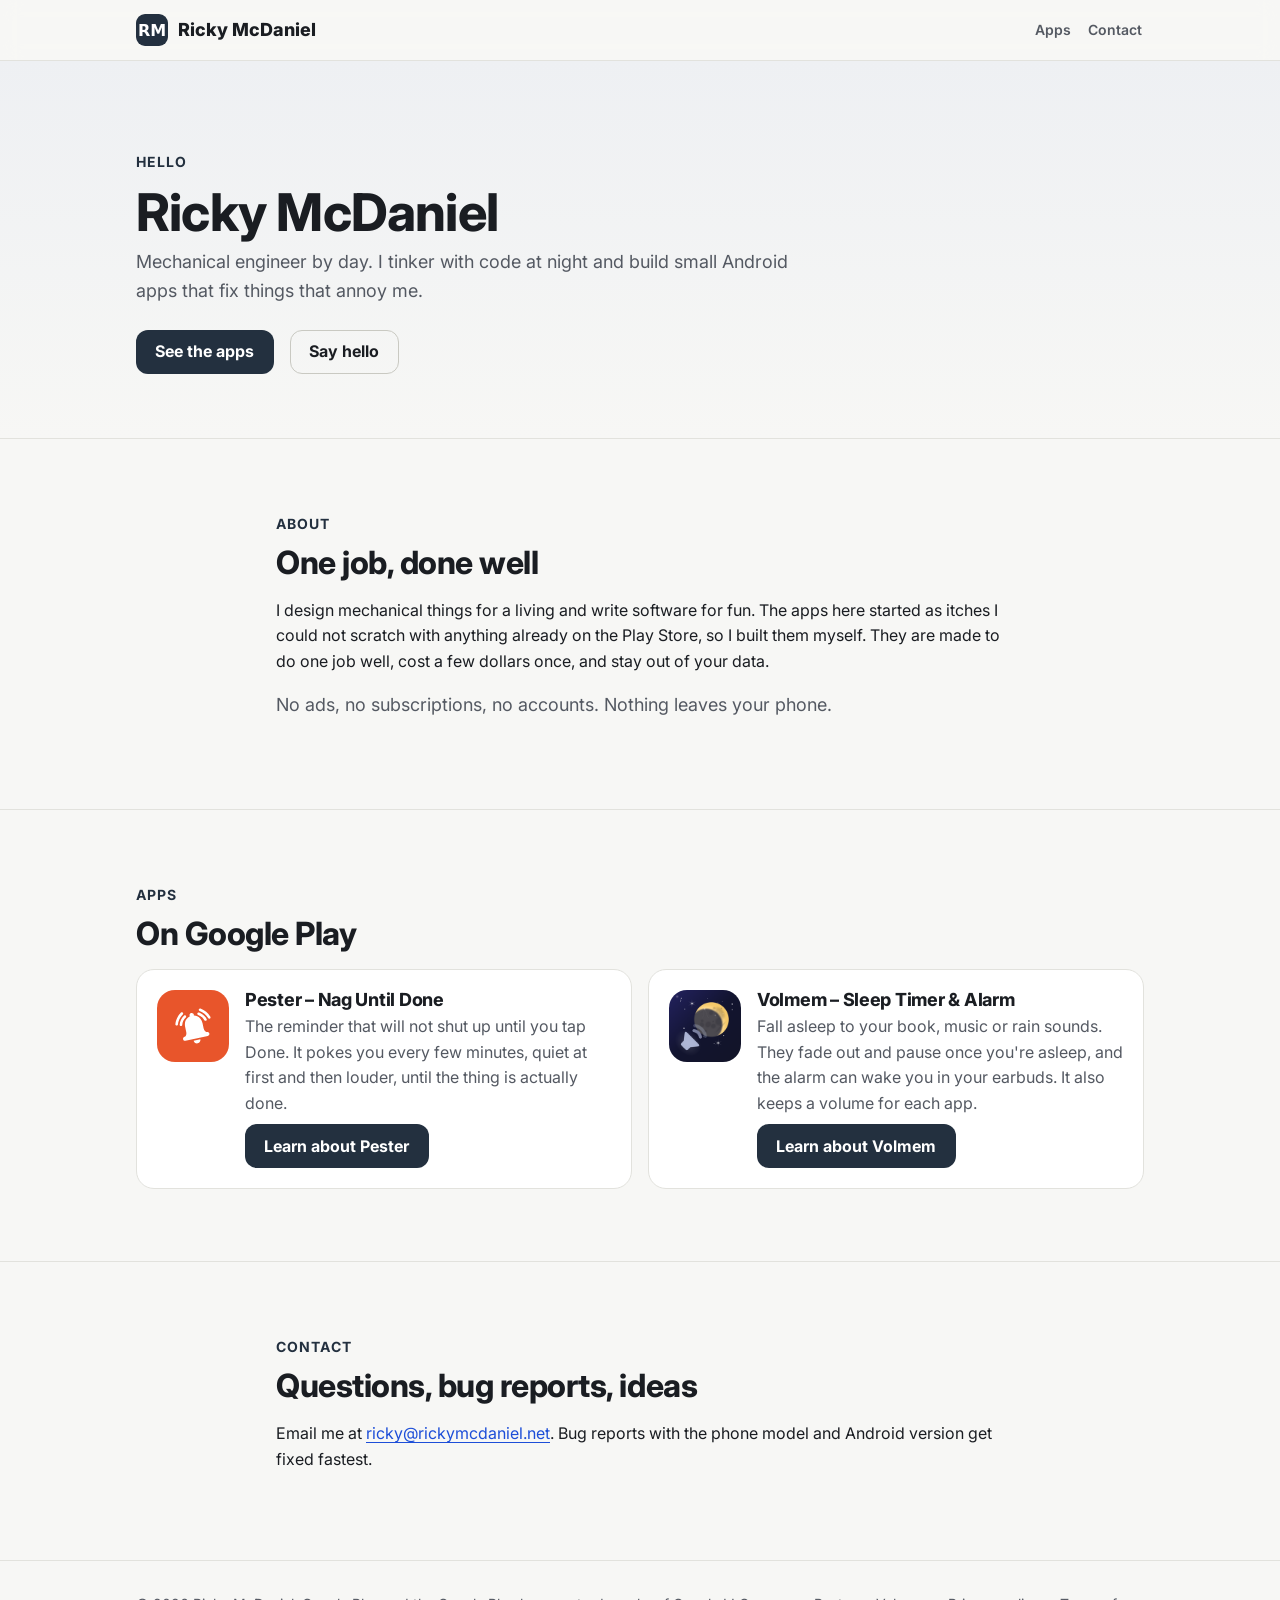
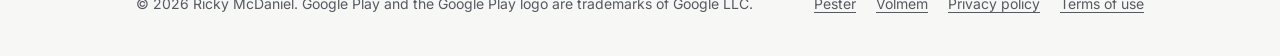
<file: index.html>
<!DOCTYPE html>
<html lang="en">
<head>
<meta charset="utf-8">
<meta name="viewport" content="width=device-width, initial-scale=1">
<title>Ricky McDaniel</title>
<meta name="description" content="Ricky McDaniel is a mechanical engineer who tinkers with code and builds small, honest Android apps: Pester, the reminder that nags until Done, and Volmem, a sleep timer and alarm.">
<link rel="canonical" href="https://rickymcdaniel.net/">
<meta name="theme-color" content="#23303F">
<meta property="og:type" content="website">
<meta property="og:site_name" content="Ricky McDaniel">
<meta property="og:title" content="Ricky McDaniel">
<meta property="og:description" content="Mechanical engineer, code tinkerer, Android app developer. Maker of Pester and Volmem.">
<meta property="og:url" content="https://rickymcdaniel.net/">
<meta property="og:image" content="https://rickymcdaniel.net/assets/og-image.png">
<meta property="og:image:width" content="1200">
<meta property="og:image:height" content="630">
<meta name="twitter:card" content="summary_large_image">
<link rel="icon" href="assets/favicon-32.png" sizes="32x32" type="image/png">
<link rel="icon" href="assets/favicon.svg" type="image/svg+xml">
<link rel="apple-touch-icon" href="assets/icon-180.png">
<link rel="preconnect" href="https://fonts.googleapis.com">
<link rel="preconnect" href="https://fonts.gstatic.com" crossorigin>
<link href="https://fonts.googleapis.com/css2?family=Inter:wght@400;600;700;800&display=swap" rel="stylesheet">
<link rel="stylesheet" href="assets/style.css">
</head>
<body>
<a class="skip" href="#main">Skip to content</a>
<header class="site-header">
  <div class="wrap">
    <a class="brand" href="/"><img src="assets/favicon.svg" alt="" width="32" height="32">Ricky McDaniel</a>
    <nav class="nav" aria-label="Site">
      <a href="#apps">Apps</a>
      <a href="#contact">Contact</a>
    </nav>
  </div>
</header>

<main id="main">
<section class="hero">
  <div class="wrap" style="display:block">
    <div class="wrap-narrow" style="padding:0">
      <p class="eyebrow">Hello</p>
      <h1>Ricky McDaniel</h1>
      <p class="lead">Mechanical engineer by day. I tinker with code at night and build small Android apps that fix things that annoy me.</p>
      <div class="cta-row">
        <a class="btn btn-primary" href="#apps">See the apps</a>
        <a class="btn btn-ghost" href="mailto:&#114;&#105;&#99;&#107;&#121;&#64;&#114;&#105;&#99;&#107;&#121;&#109;&#99;&#100;&#97;&#110;&#105;&#101;&#108;&#46;&#110;&#101;&#116;">Say hello</a>
      </div>
    </div>
  </div>
</section>

<section id="about">
  <div class="wrap wrap-narrow">
    <p class="eyebrow">About</p>
    <h2>One job, done well</h2>
    <p>I design mechanical things for a living and write software for fun. The apps here started as itches I could not scratch with anything already on the Play Store, so I built them myself. They are made to do one job well, cost a few dollars once, and stay out of your data.</p>
    <p class="lead">No ads, no subscriptions, no accounts. Nothing leaves your phone.</p>
  </div>
</section>

<section id="apps">
  <div class="wrap">
    <p class="eyebrow">Apps</p>
    <h2>On Google Play</h2>
    <div class="grid grid-2">
      <div class="card app-card">
        <img src="assets/pester-icon.svg" alt="" width="72" height="72">
        <div>
          <h3>Pester – Nag Until Done</h3>
          <p>The reminder that will not shut up until you tap Done. It pokes you every few minutes, quiet at first and then louder, until the thing is actually done.</p>
          <a class="btn btn-primary" href="https://pester.rickymcdaniel.net/">Learn about Pester</a>
        </div>
      </div>
      <div class="card app-card">
        <img src="assets/volmem-icon.png" alt="" width="72" height="72">
        <div>
          <h3>Volmem – Sleep Timer &amp; Alarm</h3>
          <p>Fall asleep to your book, music or rain sounds. They fade out and pause once you're asleep, and the alarm can wake you in your earbuds. It also keeps a volume for each app.</p>
          <a class="btn btn-primary" href="https://volmem.rickymcdaniel.net/">Learn about Volmem</a>
        </div>
      </div>
    </div>
  </div>
</section>

<section id="contact">
  <div class="wrap wrap-narrow">
    <p class="eyebrow">Contact</p>
    <h2>Questions, bug reports, ideas</h2>
    <p>Email me at <a href="mailto:&#114;&#105;&#99;&#107;&#121;&#64;&#114;&#105;&#99;&#107;&#121;&#109;&#99;&#100;&#97;&#110;&#105;&#101;&#108;&#46;&#110;&#101;&#116;">&#114;&#105;&#99;&#107;&#121;&#64;&#114;&#105;&#99;&#107;&#121;&#109;&#99;&#100;&#97;&#110;&#105;&#101;&#108;&#46;&#110;&#101;&#116;</a>. Bug reports with the phone model and Android version get fixed fastest.</p>
  </div>
</section>
</main>

<footer class="site-footer">
  <div class="wrap">
    <div>© 2026 Ricky McDaniel. Google Play and the Google Play logo are trademarks of Google LLC.</div>
    <nav aria-label="Legal">
      <a href="https://pester.rickymcdaniel.net/">Pester</a>
      <a href="https://volmem.rickymcdaniel.net/">Volmem</a>
      <a href="privacy.html">Privacy policy</a>
      <a href="terms.html">Terms of use</a>
    </nav>
  </div>
</footer>
</body>
</html>
</file>
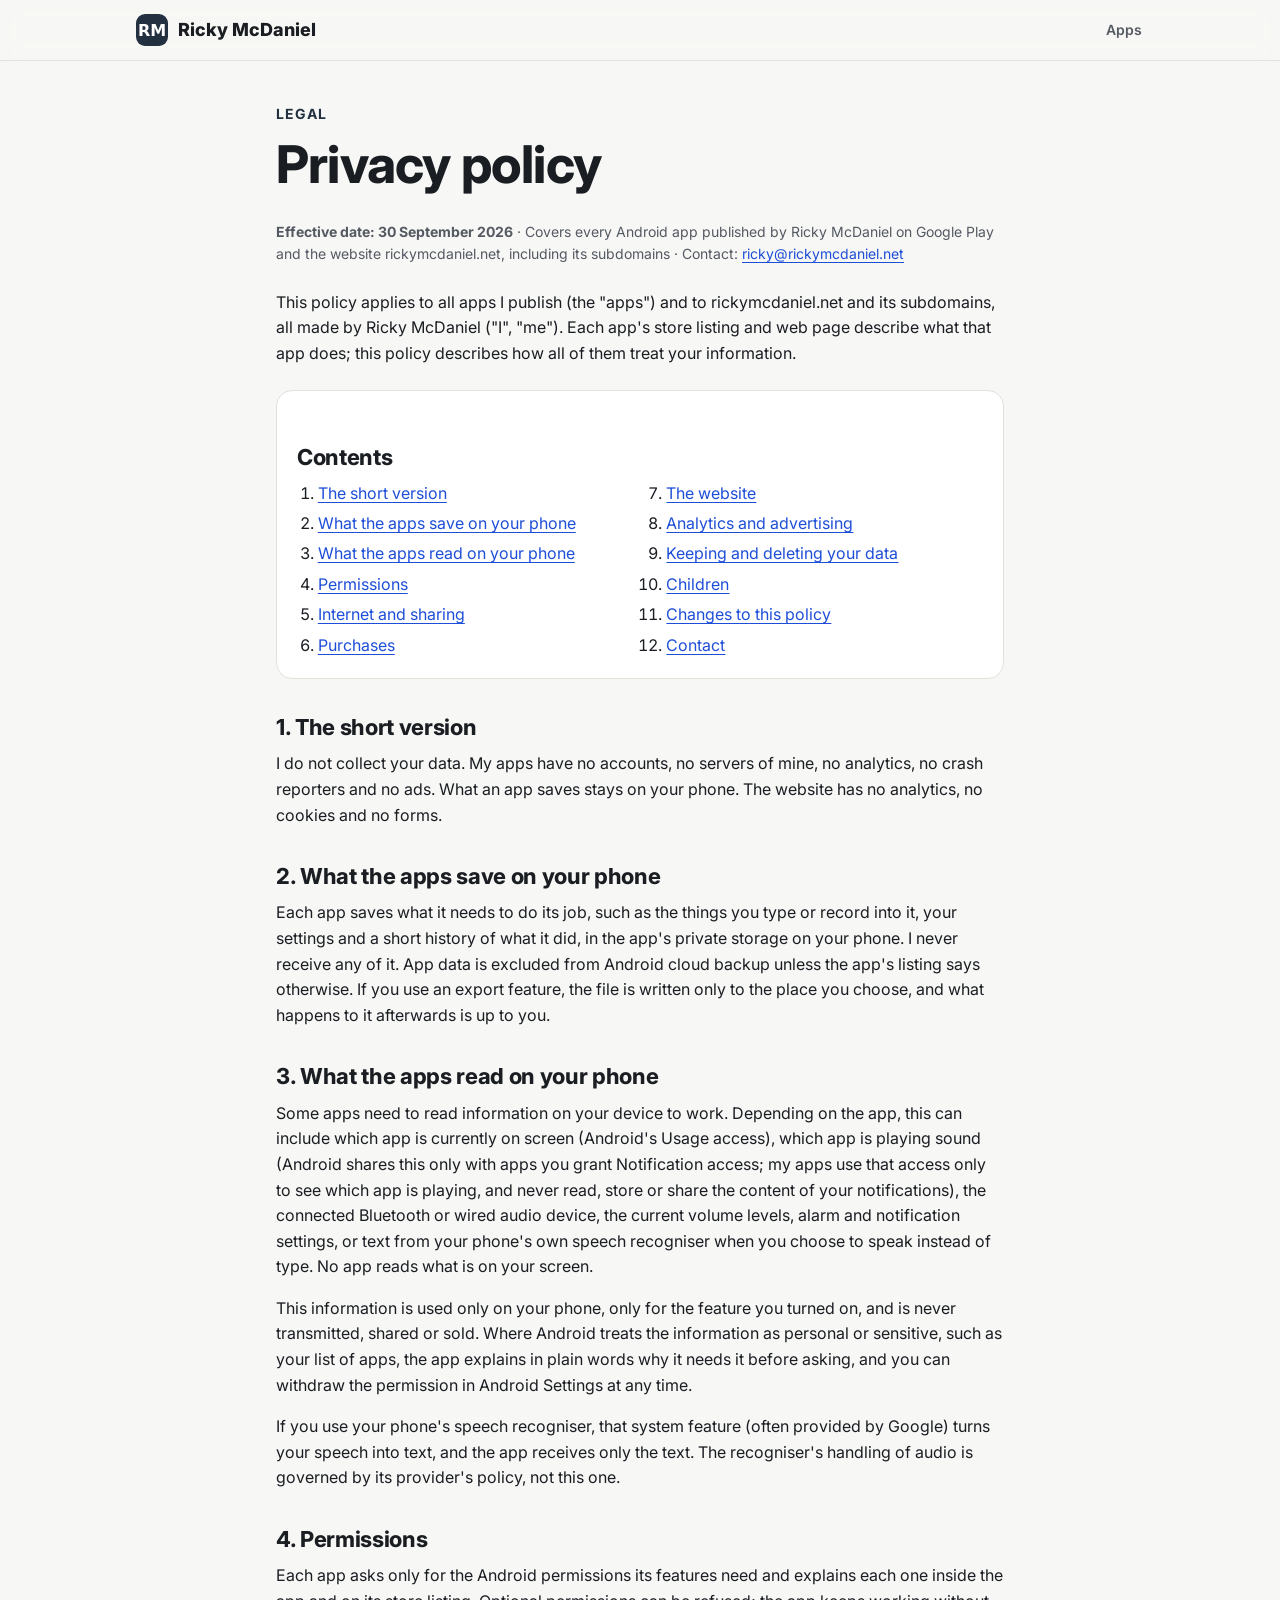
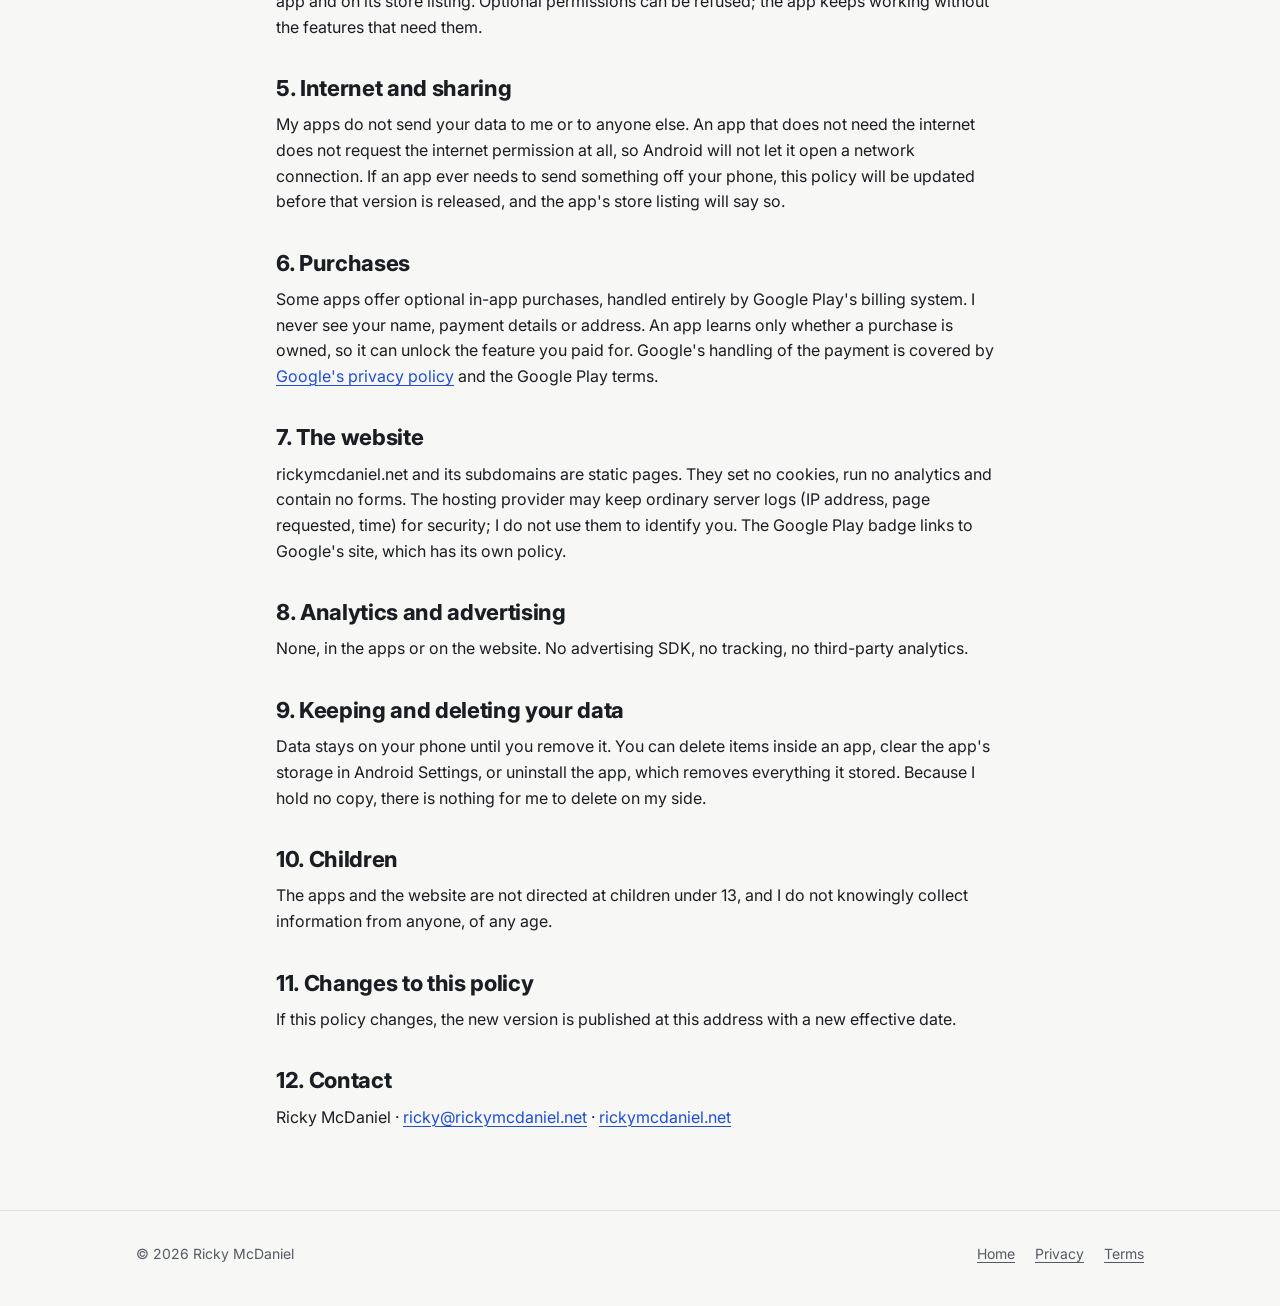
<file: privacy.html>
<!DOCTYPE html>
<html lang="en">
<head>
<meta charset="utf-8">
<meta name="viewport" content="width=device-width, initial-scale=1">
<title>Privacy policy – Ricky McDaniel</title>
<meta name="description" content="Privacy policy for every Android app published by Ricky McDaniel and for rickymcdaniel.net. No accounts, no analytics, no ads: what an app saves stays on your phone.">
<link rel="canonical" href="https://rickymcdaniel.net/privacy.html">
<meta name="theme-color" content="#23303F">
<meta property="og:type" content="article">
<meta property="og:site_name" content="Ricky McDaniel">
<meta property="og:title" content="Privacy policy – Ricky McDaniel">
<meta property="og:description" content="What the apps read, what they save, and what they send (nothing).">
<meta property="og:url" content="https://rickymcdaniel.net/privacy.html">
<meta property="og:image" content="https://rickymcdaniel.net/assets/og-image.png">
<link rel="icon" href="assets/favicon-32.png" sizes="32x32" type="image/png">
<link rel="icon" href="assets/favicon.svg" type="image/svg+xml">
<link rel="preconnect" href="https://fonts.googleapis.com">
<link rel="preconnect" href="https://fonts.gstatic.com" crossorigin>
<link href="https://fonts.googleapis.com/css2?family=Inter:wght@400;600;700;800&display=swap" rel="stylesheet">
<link rel="stylesheet" href="assets/style.css">
</head>
<body>
<!-- Drafted by an AI assistant at the developer's request on 2026-09-30. Have a lawyer review it before relying on it. -->
<a class="skip" href="#main">Skip to content</a>
<header class="site-header">
  <div class="wrap">
    <a class="brand" href="/"><img src="assets/favicon.svg" alt="" width="32" height="32">Ricky McDaniel</a>
    <nav class="nav" aria-label="Site">
      <a href="/#apps">Apps</a>
    </nav>
  </div>
</header>

<main id="main" class="doc">
  <div class="wrap wrap-narrow">
    <p class="eyebrow">Legal</p>
    <h1>Privacy policy</h1>
    <p class="meta"><strong>Effective date: 30 September 2026</strong> · Covers every Android app published by Ricky McDaniel on Google Play and the website rickymcdaniel.net, including its subdomains · Contact: <a href="mailto:&#114;&#105;&#99;&#107;&#121;&#64;&#114;&#105;&#99;&#107;&#121;&#109;&#99;&#100;&#97;&#110;&#105;&#101;&#108;&#46;&#110;&#101;&#116;">&#114;&#105;&#99;&#107;&#121;&#64;&#114;&#105;&#99;&#107;&#121;&#109;&#99;&#100;&#97;&#110;&#105;&#101;&#108;&#46;&#110;&#101;&#116;</a></p>

    <p>This policy applies to all apps I publish (the "apps") and to rickymcdaniel.net and its subdomains, all made by Ricky McDaniel ("I", "me"). Each app's store listing and web page describe what that app does; this policy describes how all of them treat your information.</p>

    <nav class="toc" aria-label="Contents">
      <h2>Contents</h2>
      <ol>
        <li><a href="#short">The short version</a></li>
        <li><a href="#stores">What the apps save on your phone</a></li>
        <li><a href="#reads">What the apps read on your phone</a></li>
        <li><a href="#permissions">Permissions</a></li>
        <li><a href="#sharing">Internet and sharing</a></li>
        <li><a href="#purchases">Purchases</a></li>
        <li><a href="#website">The website</a></li>
        <li><a href="#analytics">Analytics and advertising</a></li>
        <li><a href="#retention">Keeping and deleting your data</a></li>
        <li><a href="#children">Children</a></li>
        <li><a href="#changes">Changes to this policy</a></li>
        <li><a href="#contact">Contact</a></li>
      </ol>
    </nav>

    <h2 id="short">1. The short version</h2>
    <p>I do not collect your data. My apps have no accounts, no servers of mine, no analytics, no crash reporters and no ads. What an app saves stays on your phone. The website has no analytics, no cookies and no forms.</p>

    <h2 id="stores">2. What the apps save on your phone</h2>
    <p>Each app saves what it needs to do its job, such as the things you type or record into it, your settings and a short history of what it did, in the app's private storage on your phone. I never receive any of it. App data is excluded from Android cloud backup unless the app's listing says otherwise. If you use an export feature, the file is written only to the place you choose, and what happens to it afterwards is up to you.</p>

    <h2 id="reads">3. What the apps read on your phone</h2>
    <p>Some apps need to read information on your device to work. Depending on the app, this can include which app is currently on screen (Android's Usage access), which app is playing sound (Android shares this only with apps you grant Notification access; my apps use that access only to see which app is playing, and never read, store or share the content of your notifications), the connected Bluetooth or wired audio device, the current volume levels, alarm and notification settings, or text from your phone's own speech recogniser when you choose to speak instead of type. No app reads what is on your screen.</p>
    <p>This information is used only on your phone, only for the feature you turned on, and is never transmitted, shared or sold. Where Android treats the information as personal or sensitive, such as your list of apps, the app explains in plain words why it needs it before asking, and you can withdraw the permission in Android Settings at any time.</p>
    <p>If you use your phone's speech recogniser, that system feature (often provided by Google) turns your speech into text, and the app receives only the text. The recogniser's handling of audio is governed by its provider's policy, not this one.</p>

    <h2 id="permissions">4. Permissions</h2>
    <p>Each app asks only for the Android permissions its features need and explains each one inside the app and on its store listing. Optional permissions can be refused; the app keeps working without the features that need them.</p>

    <h2 id="sharing">5. Internet and sharing</h2>
    <p>My apps do not send your data to me or to anyone else. An app that does not need the internet does not request the internet permission at all, so Android will not let it open a network connection. If an app ever needs to send something off your phone, this policy will be updated before that version is released, and the app's store listing will say so.</p>

    <h2 id="purchases">6. Purchases</h2>
    <p>Some apps offer optional in-app purchases, handled entirely by Google Play's billing system. I never see your name, payment details or address. An app learns only whether a purchase is owned, so it can unlock the feature you paid for. Google's handling of the payment is covered by <a href="https://policies.google.com/privacy" rel="noopener">Google's privacy policy</a> and the Google Play terms.</p>

    <h2 id="website">7. The website</h2>
    <p>rickymcdaniel.net and its subdomains are static pages. They set no cookies, run no analytics and contain no forms. The hosting provider may keep ordinary server logs (IP address, page requested, time) for security; I do not use them to identify you. The Google Play badge links to Google's site, which has its own policy.</p>

    <h2 id="analytics">8. Analytics and advertising</h2>
    <p>None, in the apps or on the website. No advertising SDK, no tracking, no third-party analytics.</p>

    <h2 id="retention">9. Keeping and deleting your data</h2>
    <p>Data stays on your phone until you remove it. You can delete items inside an app, clear the app's storage in Android Settings, or uninstall the app, which removes everything it stored. Because I hold no copy, there is nothing for me to delete on my side.</p>

    <h2 id="children">10. Children</h2>
    <p>The apps and the website are not directed at children under 13, and I do not knowingly collect information from anyone, of any age.</p>

    <h2 id="changes">11. Changes to this policy</h2>
    <p>If this policy changes, the new version is published at this address with a new effective date.</p>

    <h2 id="contact">12. Contact</h2>
    <p>Ricky McDaniel · <a href="mailto:&#114;&#105;&#99;&#107;&#121;&#64;&#114;&#105;&#99;&#107;&#121;&#109;&#99;&#100;&#97;&#110;&#105;&#101;&#108;&#46;&#110;&#101;&#116;">&#114;&#105;&#99;&#107;&#121;&#64;&#114;&#105;&#99;&#107;&#121;&#109;&#99;&#100;&#97;&#110;&#105;&#101;&#108;&#46;&#110;&#101;&#116;</a> · <a href="https://rickymcdaniel.net/">rickymcdaniel.net</a></p>
  </div>
</main>

<footer class="site-footer">
  <div class="wrap">
    <div>© 2026 Ricky McDaniel</div>
    <nav aria-label="Legal">
      <a href="/">Home</a>
      <a href="privacy.html" aria-current="page">Privacy</a>
      <a href="terms.html">Terms</a>
    </nav>
  </div>
</footer>
</body>
</html>
</file>
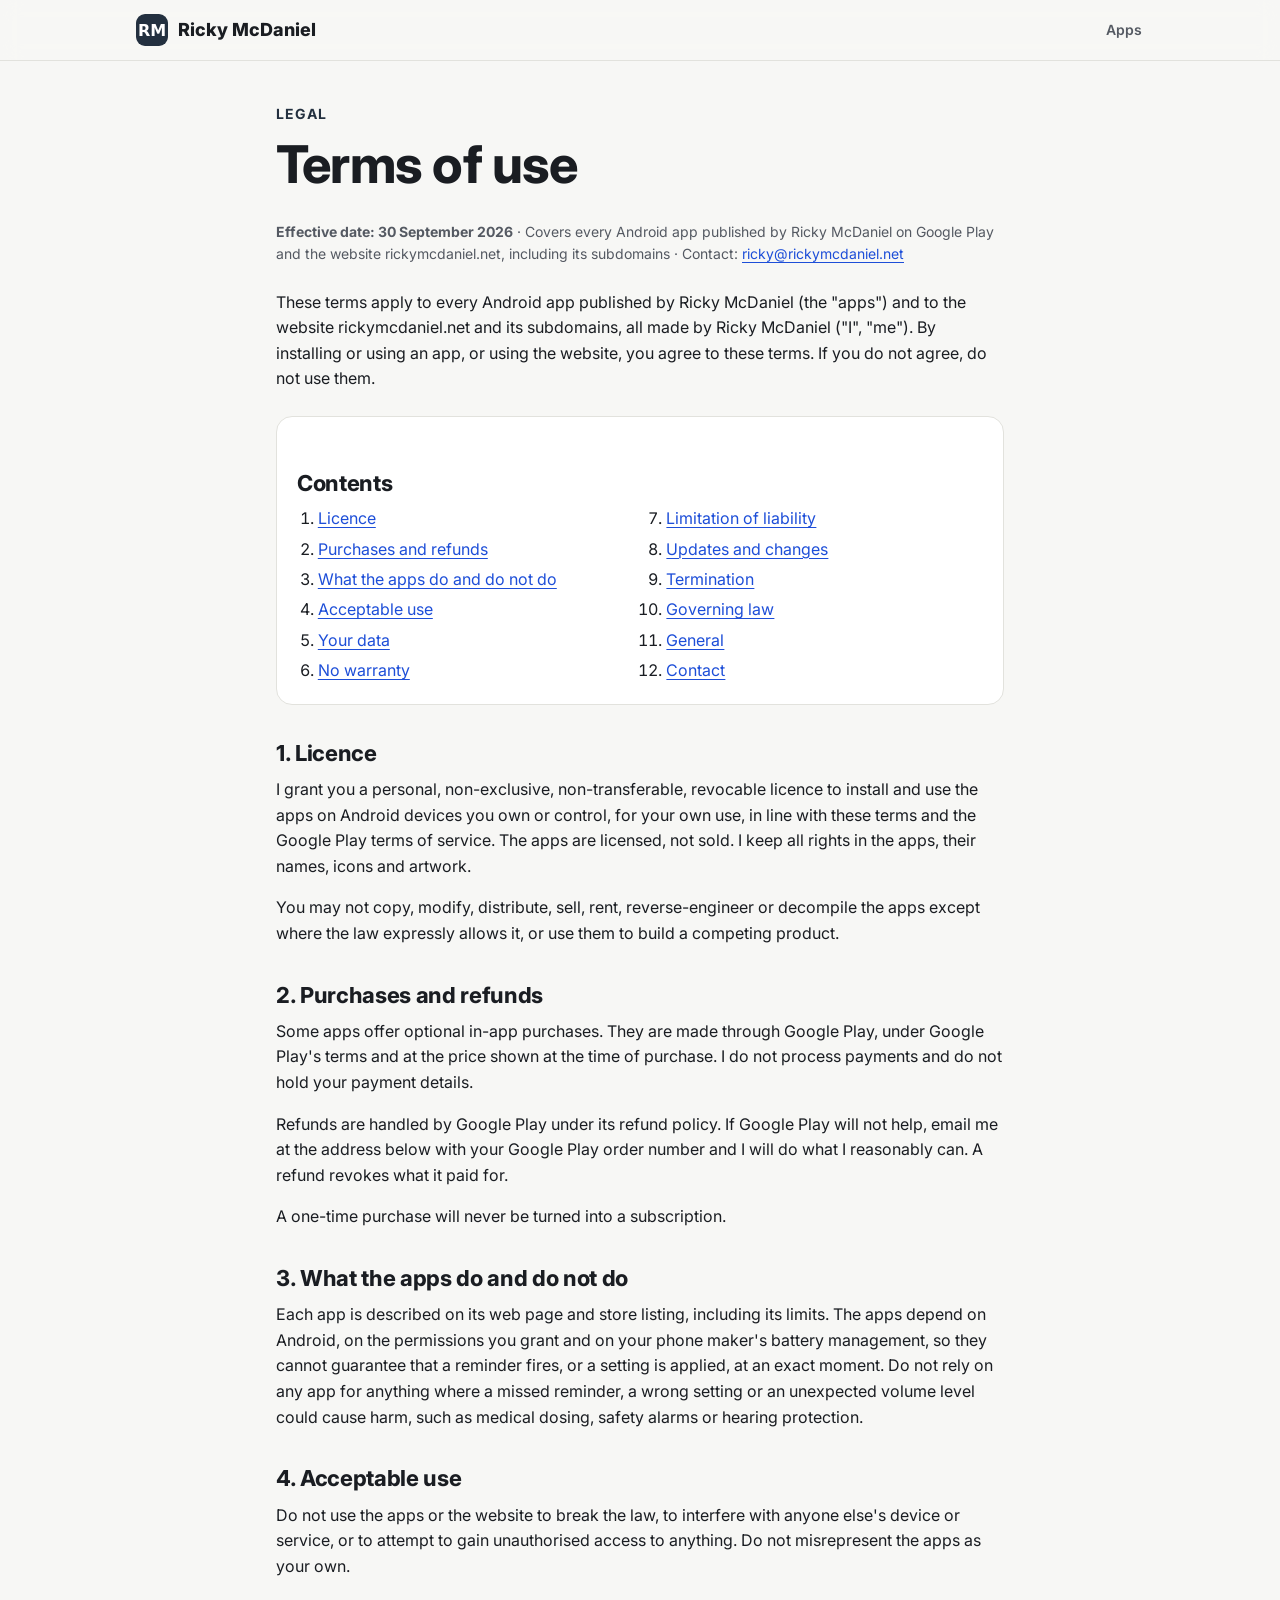
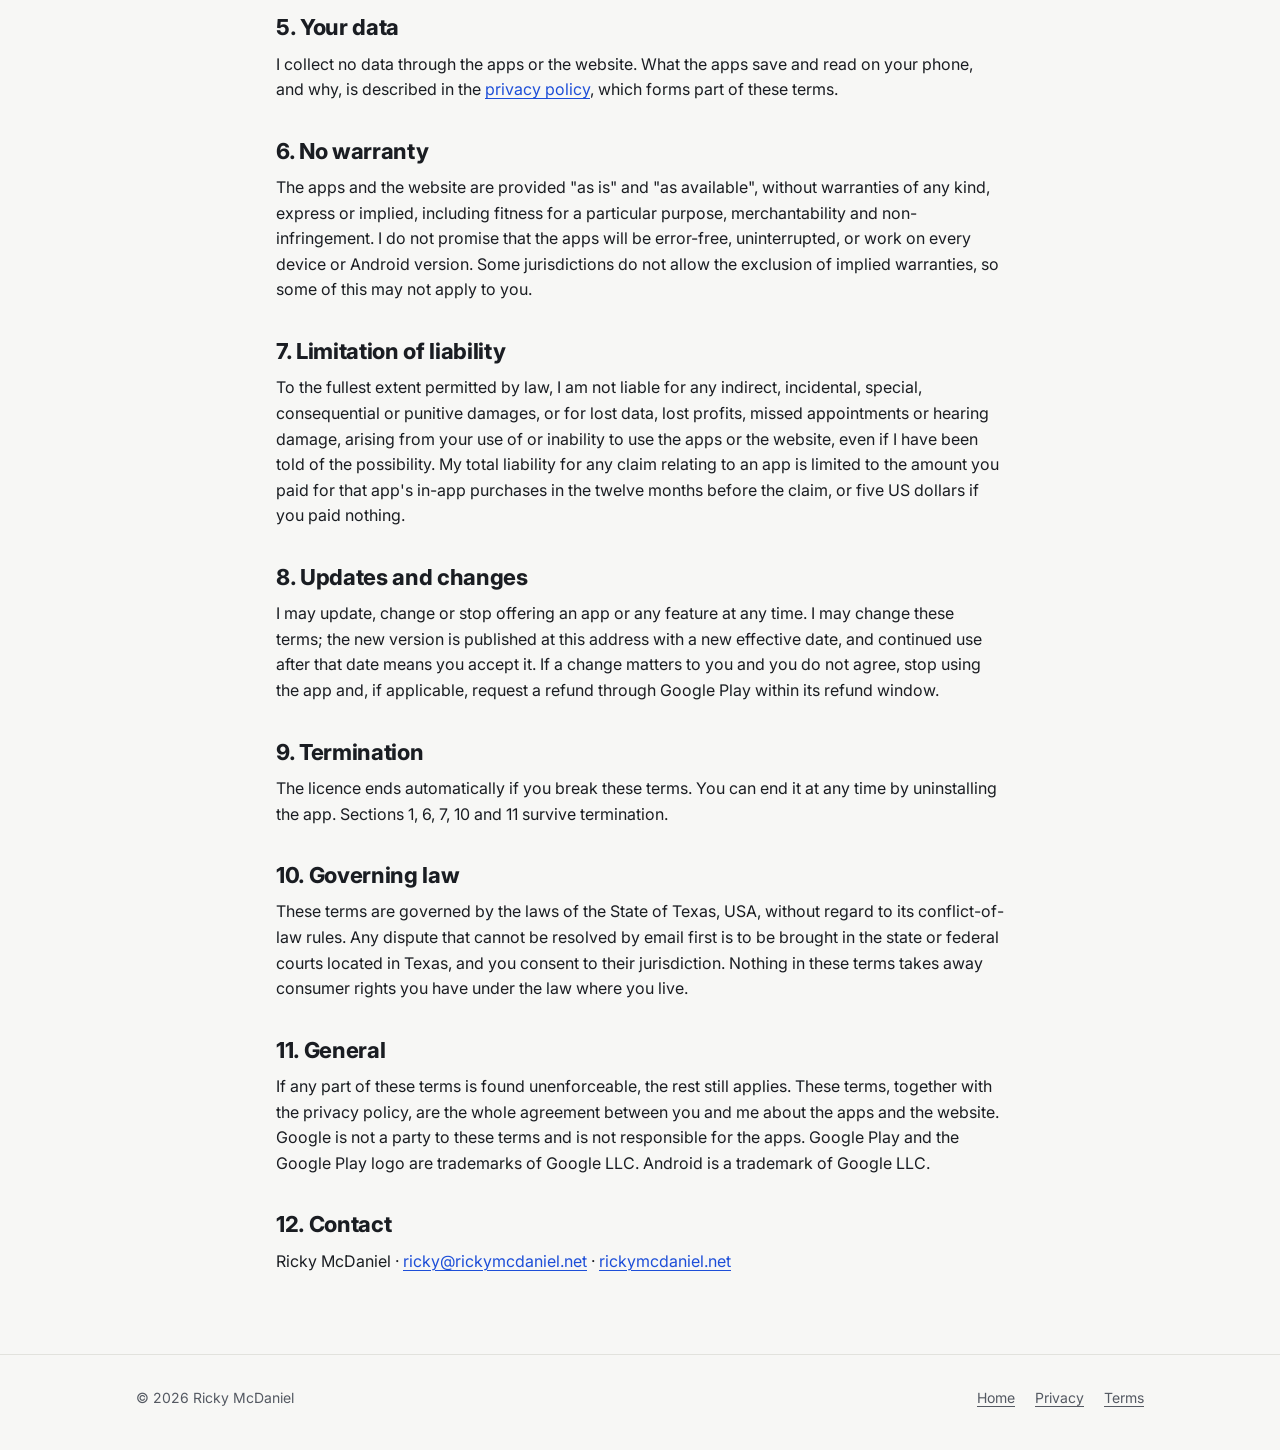
<file: terms.html>
<!DOCTYPE html>
<html lang="en">
<head>
<meta charset="utf-8">
<meta name="viewport" content="width=device-width, initial-scale=1">
<title>Terms of use – Ricky McDaniel</title>
<meta name="description" content="Terms of use for every Android app published by Ricky McDaniel and for rickymcdaniel.net: licence, purchases, what the apps can and cannot promise, and how to reach the developer.">
<link rel="canonical" href="https://rickymcdaniel.net/terms.html">
<meta name="theme-color" content="#23303F">
<meta property="og:type" content="article">
<meta property="og:site_name" content="Ricky McDaniel">
<meta property="og:title" content="Terms of use – Ricky McDaniel">
<meta property="og:description" content="Plain-English terms for Ricky McDaniel's Android apps and websites.">
<meta property="og:url" content="https://rickymcdaniel.net/terms.html">
<meta property="og:image" content="https://rickymcdaniel.net/assets/og-image.png">
<link rel="icon" href="assets/favicon-32.png" sizes="32x32" type="image/png">
<link rel="icon" href="assets/favicon.svg" type="image/svg+xml">
<link rel="preconnect" href="https://fonts.googleapis.com">
<link rel="preconnect" href="https://fonts.gstatic.com" crossorigin>
<link href="https://fonts.googleapis.com/css2?family=Inter:wght@400;600;700;800&display=swap" rel="stylesheet">
<link rel="stylesheet" href="assets/style.css">
</head>
<body>
<!-- Drafted by an AI assistant at the developer's request on 2026-09-30. Have a lawyer review it before relying on it. -->
<a class="skip" href="#main">Skip to content</a>
<header class="site-header">
  <div class="wrap">
    <a class="brand" href="/"><img src="assets/favicon.svg" alt="" width="32" height="32">Ricky McDaniel</a>
    <nav class="nav" aria-label="Site">
      <a href="/#apps">Apps</a>
    </nav>
  </div>
</header>

<main id="main" class="doc">
  <div class="wrap wrap-narrow">
    <p class="eyebrow">Legal</p>
    <h1>Terms of use</h1>
    <p class="meta"><strong>Effective date: 30 September 2026</strong> · Covers every Android app published by Ricky McDaniel on Google Play and the website rickymcdaniel.net, including its subdomains · Contact: <a href="mailto:&#114;&#105;&#99;&#107;&#121;&#64;&#114;&#105;&#99;&#107;&#121;&#109;&#99;&#100;&#97;&#110;&#105;&#101;&#108;&#46;&#110;&#101;&#116;">&#114;&#105;&#99;&#107;&#121;&#64;&#114;&#105;&#99;&#107;&#121;&#109;&#99;&#100;&#97;&#110;&#105;&#101;&#108;&#46;&#110;&#101;&#116;</a></p>

    <p>These terms apply to every Android app published by Ricky McDaniel (the "apps") and to the website rickymcdaniel.net and its subdomains, all made by Ricky McDaniel ("I", "me"). By installing or using an app, or using the website, you agree to these terms. If you do not agree, do not use them.</p>

    <nav class="toc" aria-label="Contents">
      <h2>Contents</h2>
      <ol>
        <li><a href="#licence">Licence</a></li>
        <li><a href="#purchases">Purchases and refunds</a></li>
        <li><a href="#promise">What the apps do and do not do</a></li>
        <li><a href="#use">Acceptable use</a></li>
        <li><a href="#data">Your data</a></li>
        <li><a href="#warranty">No warranty</a></li>
        <li><a href="#liability">Limitation of liability</a></li>
        <li><a href="#updates">Updates and changes</a></li>
        <li><a href="#termination">Termination</a></li>
        <li><a href="#law">Governing law</a></li>
        <li><a href="#general">General</a></li>
        <li><a href="#contact">Contact</a></li>
      </ol>
    </nav>

    <h2 id="licence">1. Licence</h2>
    <p>I grant you a personal, non-exclusive, non-transferable, revocable licence to install and use the apps on Android devices you own or control, for your own use, in line with these terms and the Google Play terms of service. The apps are licensed, not sold. I keep all rights in the apps, their names, icons and artwork.</p>
    <p>You may not copy, modify, distribute, sell, rent, reverse-engineer or decompile the apps except where the law expressly allows it, or use them to build a competing product.</p>

    <h2 id="purchases">2. Purchases and refunds</h2>
    <p>Some apps offer optional in-app purchases. They are made through Google Play, under Google Play's terms and at the price shown at the time of purchase. I do not process payments and do not hold your payment details.</p>
    <p>Refunds are handled by Google Play under its refund policy. If Google Play will not help, email me at the address below with your Google Play order number and I will do what I reasonably can. A refund revokes what it paid for.</p>
    <p>A one-time purchase will never be turned into a subscription.</p>

    <h2 id="promise">3. What the apps do and do not do</h2>
    <p>Each app is described on its web page and store listing, including its limits. The apps depend on Android, on the permissions you grant and on your phone maker's battery management, so they cannot guarantee that a reminder fires, or a setting is applied, at an exact moment. Do not rely on any app for anything where a missed reminder, a wrong setting or an unexpected volume level could cause harm, such as medical dosing, safety alarms or hearing protection.</p>

    <h2 id="use">4. Acceptable use</h2>
    <p>Do not use the apps or the website to break the law, to interfere with anyone else's device or service, or to attempt to gain unauthorised access to anything. Do not misrepresent the apps as your own.</p>

    <h2 id="data">5. Your data</h2>
    <p>I collect no data through the apps or the website. What the apps save and read on your phone, and why, is described in the <a href="privacy.html">privacy policy</a>, which forms part of these terms.</p>

    <h2 id="warranty">6. No warranty</h2>
    <p>The apps and the website are provided "as is" and "as available", without warranties of any kind, express or implied, including fitness for a particular purpose, merchantability and non-infringement. I do not promise that the apps will be error-free, uninterrupted, or work on every device or Android version. Some jurisdictions do not allow the exclusion of implied warranties, so some of this may not apply to you.</p>

    <h2 id="liability">7. Limitation of liability</h2>
    <p>To the fullest extent permitted by law, I am not liable for any indirect, incidental, special, consequential or punitive damages, or for lost data, lost profits, missed appointments or hearing damage, arising from your use of or inability to use the apps or the website, even if I have been told of the possibility. My total liability for any claim relating to an app is limited to the amount you paid for that app's in-app purchases in the twelve months before the claim, or five US dollars if you paid nothing.</p>

    <h2 id="updates">8. Updates and changes</h2>
    <p>I may update, change or stop offering an app or any feature at any time. I may change these terms; the new version is published at this address with a new effective date, and continued use after that date means you accept it. If a change matters to you and you do not agree, stop using the app and, if applicable, request a refund through Google Play within its refund window.</p>

    <h2 id="termination">9. Termination</h2>
    <p>The licence ends automatically if you break these terms. You can end it at any time by uninstalling the app. Sections 1, 6, 7, 10 and 11 survive termination.</p>

    <h2 id="law">10. Governing law</h2>
    <p>These terms are governed by the laws of the State of Texas, USA, without regard to its conflict-of-law rules. Any dispute that cannot be resolved by email first is to be brought in the state or federal courts located in Texas, and you consent to their jurisdiction. Nothing in these terms takes away consumer rights you have under the law where you live.</p>

    <h2 id="general">11. General</h2>
    <p>If any part of these terms is found unenforceable, the rest still applies. These terms, together with the privacy policy, are the whole agreement between you and me about the apps and the website. Google is not a party to these terms and is not responsible for the apps. Google Play and the Google Play logo are trademarks of Google LLC. Android is a trademark of Google LLC.</p>

    <h2 id="contact">12. Contact</h2>
    <p>Ricky McDaniel · <a href="mailto:&#114;&#105;&#99;&#107;&#121;&#64;&#114;&#105;&#99;&#107;&#121;&#109;&#99;&#100;&#97;&#110;&#105;&#101;&#108;&#46;&#110;&#101;&#116;">&#114;&#105;&#99;&#107;&#121;&#64;&#114;&#105;&#99;&#107;&#121;&#109;&#99;&#100;&#97;&#110;&#105;&#101;&#108;&#46;&#110;&#101;&#116;</a> · <a href="https://rickymcdaniel.net/">rickymcdaniel.net</a></p>
  </div>
</main>

<footer class="site-footer">
  <div class="wrap">
    <div>© 2026 Ricky McDaniel</div>
    <nav aria-label="Legal">
      <a href="/">Home</a>
      <a href="privacy.html">Privacy</a>
      <a href="terms.html" aria-current="page">Terms</a>
    </nav>
  </div>
</footer>
</body>
</html>
</file>
<file: assets/style.css>
:root {
  color-scheme: light dark;
  --fs-0: 0.875rem; --fs-1: 1rem; --fs-2: 1.125rem; --fs-3: 1.375rem; --fs-4: clamp(1.6rem, 3.2vw, 2rem); --fs-5: clamp(2rem, 4vw, 2.5rem); --fs-6: clamp(2.1rem, 5.5vw, 3.25rem);
  --bg: #F7F7F5; --surface: #FFFFFF; --surface-2: #EEEEEA; --line: #E2E2DD; --line-strong: #C9C9C2;
  --ink: #1A1D22; --ink-2: #545962; --link: #1D4ED8;
  --brand: #23303F; --brand-text: #23303F; --on-brand: #FFFFFF; --brand-soft: #E6EAF0;
  --accent: #0F766E; --accent-soft: #E2F3F0; --hero-bg: linear-gradient(180deg, #EEF0F3 0%, #F7F7F5 100%);
}
@media (prefers-color-scheme: dark) { :root {
  --bg: #121417; --surface: #1B1E23; --surface-2: #23272E; --line: #2C3138; --line-strong: #454B54;
  --ink: #EDEEF0; --ink-2: #A3A9B3; --link: #8FB4FF;
  --brand: #3C4A5E; --brand-text: #B7C4D6; --on-brand: #FFFFFF; --brand-soft: #262E3A;
  --accent: #2DD4BF; --accent-soft: #14302E; --hero-bg: linear-gradient(180deg, #181B20 0%, #121417 100%);
} }
/* ---------- tokens: brand block is replaced per site ---------- */

/* ---------- reset + base ---------- */
*, *::before, *::after { box-sizing: border-box; }
html { -webkit-text-size-adjust: 100%; scroll-behavior: smooth; }
body {
  margin: 0;
  font-family: "Inter", system-ui, -apple-system, "Segoe UI", Roboto, sans-serif;
  font-size: var(--fs-1);
  line-height: 1.6;
  color: var(--ink);
  background: var(--bg);
  overflow-x: hidden;
}
img, svg, video { max-width: 100%; height: auto; display: block; }
a { color: var(--link); text-decoration-thickness: 1px; text-underline-offset: 3px; }
a:hover { text-decoration-thickness: 2px; }
:focus-visible { outline: 3px solid var(--accent); outline-offset: 3px; border-radius: 4px; }
h1, h2, h3, h4 { line-height: 1.15; margin: 0 0 .5em; letter-spacing: -0.015em; font-weight: 750; }
h1 { font-size: var(--fs-6); }
h2 { font-size: var(--fs-4); }
h3 { font-size: var(--fs-2); }
p, ul, ol { margin: 0 0 1em; }
small, .small { font-size: var(--fs-0); }
.muted { color: var(--ink-2); }
code { font-family: ui-monospace, "SF Mono", Menlo, Consolas, monospace; font-size: .92em; background: var(--surface-2); padding: .1em .35em; border-radius: 5px; }
hr { border: 0; border-top: 1px solid var(--line); margin: 2rem 0; }

.wrap { width: 100%; max-width: 1040px; margin: 0 auto; padding-left: 16px; padding-right: 16px; }
.wrap-narrow { max-width: 760px; }
section { padding: clamp(2.5rem, 6vw, 4.5rem) 0; }
section + section { border-top: 1px solid var(--line); }
.eyebrow { display: inline-block; font-size: var(--fs-0); font-weight: 700; letter-spacing: .08em; text-transform: uppercase; color: var(--brand-text); margin-bottom: .6rem; }
.lead { font-size: var(--fs-2); color: var(--ink-2); max-width: 60ch; }
.center { text-align: center; }
.center .lead { margin-left: auto; margin-right: auto; }
.skip { position: absolute; left: -999px; top: 0; background: var(--brand); color: #fff; padding: .5rem 1rem; z-index: 100; }
.skip:focus { left: 16px; top: 8px; }

/* ---------- header ---------- */
.site-header { position: sticky; top: 0; z-index: 20; background: color-mix(in srgb, var(--bg) 88%, transparent); backdrop-filter: blur(10px); -webkit-backdrop-filter: blur(10px); border-bottom: 1px solid var(--line); }
.site-header .wrap { display: flex; align-items: center; justify-content: space-between; gap: 1rem; min-height: 60px; }
.brand { display: inline-flex; align-items: center; gap: .6rem; font-weight: 800; text-decoration: none; color: var(--ink); font-size: var(--fs-2); white-space: nowrap; flex: none; }
.brand img, .brand svg { width: 32px; height: 32px; border-radius: 9px; }
.nav { display: flex; gap: .25rem .9rem; flex-wrap: wrap; justify-content: flex-end; }
@media (max-width: 480px) { .brand { font-size: var(--fs-1); } .nav { gap: .25rem .7rem; } }
.nav a { color: var(--ink-2); text-decoration: none; font-weight: 600; font-size: var(--fs-0); padding: .35rem .1rem; }
.nav a:hover { color: var(--ink); text-decoration: underline; }
@media (max-width: 480px) { .nav a.hide-sm { display: none; } }

/* ---------- buttons + badge ---------- */
.btn { display: inline-flex; align-items: center; justify-content: center; gap: .5rem; min-height: 44px; padding: .6rem 1.15rem; border-radius: 12px; font-weight: 700; text-decoration: none; border: 1.5px solid transparent; cursor: pointer; font-size: var(--fs-1); line-height: 1.2; }
.btn-primary { background: var(--brand); color: var(--on-brand); }
.btn-primary:hover { filter: brightness(1.08); }
.btn-ghost { background: transparent; color: var(--ink); border-color: var(--line-strong); }
.btn-ghost:hover { background: var(--surface-2); }
.play-badge { display: inline-block; line-height: 0; }
.play-badge img { height: 62px; width: auto; }
.cta-row { display: flex; flex-wrap: wrap; gap: .9rem 1rem; align-items: center; }
.cta-row.center { justify-content: center; }
.cta-note { font-size: var(--fs-0); color: var(--ink-2); margin: .5rem 0 0; }

/* ---------- hero ---------- */
.hero { padding: clamp(2.5rem, 7vw, 5.5rem) 0 clamp(2rem, 6vw, 4rem); background: var(--hero-bg); }
.hero .wrap { display: grid; gap: 2rem; align-items: center; }
@media (min-width: 820px) { .hero .wrap { grid-template-columns: 1.15fr 1fr; gap: 3rem; } }
.hero-icon { width: 96px; height: 96px; border-radius: 24px; box-shadow: 0 10px 30px color-mix(in srgb, var(--brand) 35%, transparent); margin-bottom: 1.25rem; }
.hero h1 { margin-bottom: .35rem; }
.hero .app-title { display: block; }
.hero .tagline { font-size: var(--fs-3); font-weight: 600; line-height: 1.3; color: var(--ink); margin: 0 0 1rem; max-width: 22ch; letter-spacing: -0.01em; }
.hero .lead { margin-bottom: 1.5rem; }
.hero-shot { justify-self: center; width: min(100%, 300px); }
.hero-shot img { border-radius: 24px; box-shadow: 0 24px 60px rgba(0,0,0,.28); border: 1px solid var(--line); }
@media (max-width: 819px) { .hero-shot { width: min(100%, 250px); } }

/* ---------- storyboard ---------- */
.shots { display: grid; gap: 1.25rem; justify-items: center; }
@media (min-width: 720px) { .shots { grid-template-columns: repeat(3, 1fr); } }
.shot { width: min(100%, 290px); text-align: center; }
.shot img { border-radius: 20px; box-shadow: 0 14px 40px rgba(0,0,0,.22); border: 1px solid var(--line); background: var(--surface); }
.shot figcaption { margin-top: .75rem; font-weight: 600; font-size: var(--fs-0); color: var(--ink-2); }
figure { margin: 0; }

/* ---------- cards ---------- */
.grid { display: grid; gap: 1rem; }
@media (min-width: 640px) { .grid-2 { grid-template-columns: repeat(2, 1fr); } .grid-3 { grid-template-columns: repeat(3, 1fr); } }
@media (min-width: 900px) { .grid-4 { grid-template-columns: repeat(4, 1fr); } }
@media (min-width: 640px) and (max-width: 899px) { .grid-4 { grid-template-columns: repeat(2, 1fr); } }
.card { background: var(--surface); border: 1px solid var(--line); border-radius: 18px; padding: 1.25rem; }
.card h3 { margin-top: .25rem; }
.card p:last-child { margin-bottom: 0; }
.card .ico { width: 42px; height: 42px; border-radius: 12px; background: var(--brand-soft); color: var(--brand-text); display: grid; place-items: center; margin-bottom: .75rem; }
.card .ico svg { width: 24px; height: 24px; fill: currentColor; }

/* ---------- steps ---------- */
.steps { list-style: none; padding: 0; margin: 0; display: grid; gap: 1rem; counter-reset: step; }
@media (min-width: 720px) { .steps { grid-template-columns: repeat(3, 1fr); } }
.steps li { counter-increment: step; background: var(--surface); border: 1px solid var(--line); border-radius: 18px; padding: 1.25rem 1.25rem 1.25rem 4rem; position: relative; }
.steps li::before { content: counter(step); position: absolute; left: 1.1rem; top: 1.15rem; width: 34px; height: 34px; border-radius: 50%; background: var(--brand); color: var(--on-brand); font-weight: 800; display: grid; place-items: center; font-size: var(--fs-1); }
.steps h3 { font-size: var(--fs-2); margin-bottom: .25rem; }
.steps p { margin: 0; color: var(--ink-2); }

/* ---------- pricing ---------- */
.price-grid { display: grid; gap: 1rem; }
@media (min-width: 640px) { .price-grid { grid-template-columns: repeat(2, 1fr); } }
.price { background: var(--surface); border: 1px solid var(--line); border-radius: 20px; padding: 1.5rem; }
.price.featured { border-color: var(--brand); box-shadow: 0 0 0 3px color-mix(in srgb, var(--brand) 18%, transparent); }
.price .amount { font-size: var(--fs-5); font-weight: 800; letter-spacing: -0.02em; line-height: 1; margin: .5rem 0 .25rem; }
.price .amount small { font-size: var(--fs-1); font-weight: 600; color: var(--ink-2); letter-spacing: 0; }
.price ul { list-style: none; padding: 0; margin: 1rem 0 0; }
.price li { padding: .35rem 0 .35rem 1.7rem; position: relative; }
.price li::before { content: ""; position: absolute; left: 0; top: .72rem; width: 12px; height: 7px; border-left: 2.5px solid var(--accent); border-bottom: 2.5px solid var(--accent); transform: rotate(-45deg); }

/* ---------- callout / limits ---------- */
.callout { border: 2px solid var(--accent); background: var(--accent-soft); border-radius: 20px; padding: 1.5rem; }
.callout h2 { display: flex; align-items: center; gap: .6rem; }
.callout h2 svg { width: 30px; height: 30px; flex: none; fill: var(--accent); }
.callout ul { margin: 0; padding-left: 1.2rem; }
.callout li { margin: .4rem 0; }
.callout li strong { color: var(--ink); }

/* ---------- permissions ---------- */
.perms { list-style: none; padding: 0; margin: 0; display: grid; gap: .75rem; }
.perms li { display: grid; grid-template-columns: 1fr; gap: .15rem 1rem; background: var(--surface); border: 1px solid var(--line); border-radius: 14px; padding: .9rem 1.1rem; }
@media (min-width: 640px) { .perms li { grid-template-columns: 220px 1fr; } }
.perms b { font-weight: 700; }
.perms span { color: var(--ink-2); }
.perms .no { color: var(--ink-2); }
.perms .no b::before { content: "✕ "; color: var(--brand-text); }

/* ---------- FAQ ---------- */
.faq details { border-top: 1px solid var(--line); padding: .25rem 0; }
.faq details:last-child { border-bottom: 1px solid var(--line); }
.faq summary { cursor: pointer; font-weight: 700; padding: .85rem 2rem .85rem 0; list-style: none; position: relative; font-size: var(--fs-2); }
.faq summary::-webkit-details-marker { display: none; }
.faq summary::after { content: "+"; position: absolute; right: .25rem; top: .75rem; font-size: 1.5rem; color: var(--brand-text); font-weight: 400; line-height: 1; }
.faq details[open] summary::after { content: "–"; }
.faq details p { color: var(--ink-2); margin: 0 0 1rem; max-width: 70ch; }

/* ---------- footer ---------- */
.site-footer { border-top: 1px solid var(--line); padding: 2rem 0 2.5rem; color: var(--ink-2); font-size: var(--fs-0); }
.site-footer .wrap { display: flex; flex-wrap: wrap; gap: .75rem 1.5rem; justify-content: space-between; align-items: center; }
.site-footer nav { display: flex; flex-wrap: wrap; gap: .5rem 1.25rem; }
.site-footer a { color: var(--ink-2); }

/* ---------- docs (privacy / terms) ---------- */
.doc { padding: 2.5rem 0 4rem; }
.doc .meta { color: var(--ink-2); font-size: var(--fs-0); margin-bottom: 1.5rem; }
.notice { background: var(--surface-2); border-left: 4px solid var(--brand); padding: .9rem 1.1rem; border-radius: 0 12px 12px 0; margin: 1.5rem 0; font-size: var(--fs-0); }
.toc { background: var(--surface); border: 1px solid var(--line); border-radius: 16px; padding: 1.1rem 1.25rem; margin: 1.5rem 0 2rem; }
.toc h2 { font-size: var(--fs-1); margin-bottom: .5rem; }
.toc ol { margin: 0; padding-left: 1.3rem; columns: 1; }
@media (min-width: 640px) { .toc ol { columns: 2; column-gap: 2rem; } }
.toc li { break-inside: avoid; padding: .15rem 0; }
.doc h2 { font-size: var(--fs-3); margin-top: 2.25rem; scroll-margin-top: 80px; }
.doc h3 { margin-top: 1.5rem; }
.doc table { border-collapse: collapse; width: 100%; font-size: var(--fs-0); margin: 1rem 0; }
.doc th, .doc td { text-align: left; padding: .5rem .6rem; border-bottom: 1px solid var(--line); vertical-align: top; }
.doc th { color: var(--ink-2); font-weight: 700; }
.table-wrap { overflow-x: auto; }

/* ---------- home page app cards ---------- */
.app-card { display: grid; grid-template-columns: 72px 1fr; gap: 1rem; align-items: start; text-decoration: none; color: inherit; transition: transform .15s ease, box-shadow .15s ease; }
.app-card:hover { transform: translateY(-2px); box-shadow: 0 12px 30px rgba(0,0,0,.12); }
.app-card img { width: 72px; height: 72px; border-radius: 18px; }
.app-card h3 { margin: 0 0 .2rem; }
.app-card p { color: var(--ink-2); margin: 0 0 .5rem; }
.app-card .go { font-weight: 700; color: var(--link); }

/* ---------- misc ---------- */
.pill { display: inline-block; font-size: var(--fs-0); font-weight: 700; padding: .2rem .65rem; border-radius: 999px; background: var(--brand-soft); color: var(--brand-text); }
.big404 { font-size: clamp(4rem, 18vw, 9rem); font-weight: 900; letter-spacing: -0.05em; line-height: 1; color: var(--brand-text); margin: 0; }
@media (prefers-reduced-motion: reduce) { html { scroll-behavior: auto; } .app-card { transition: none; } }
</file>
